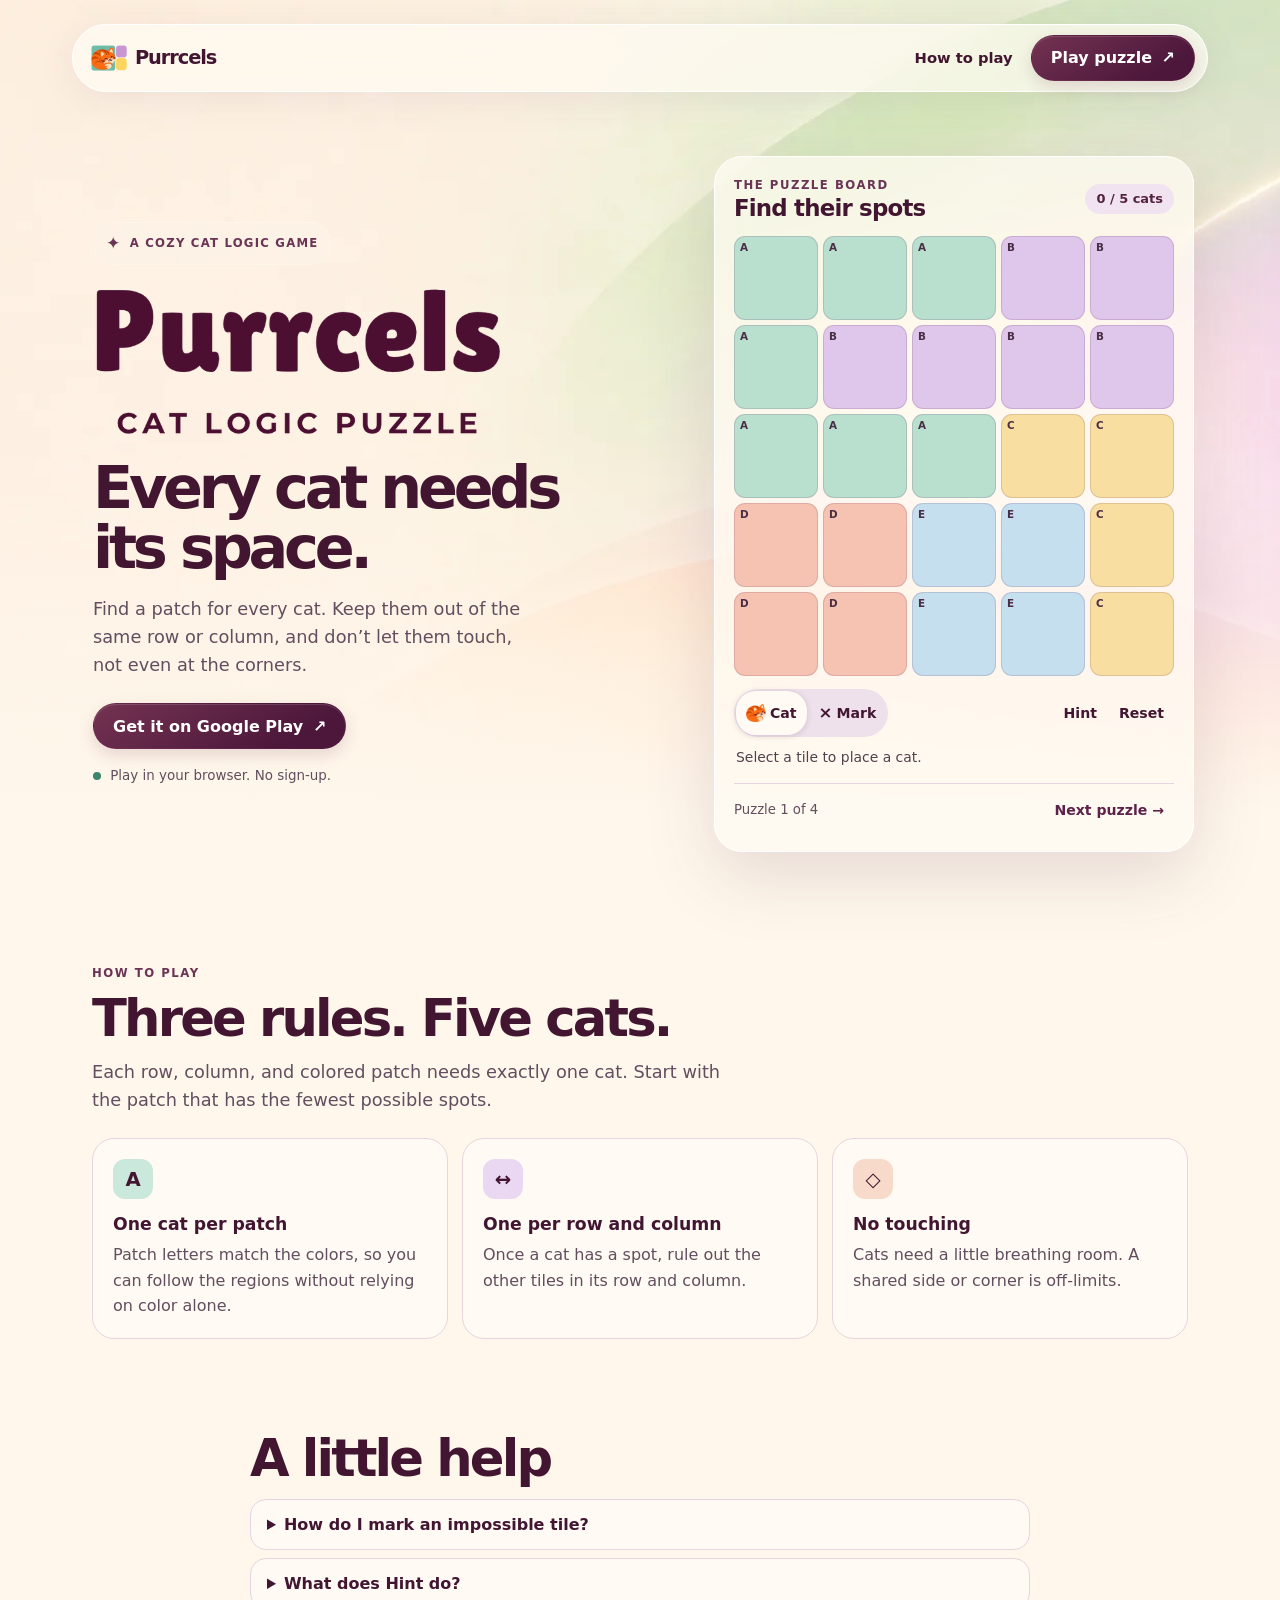
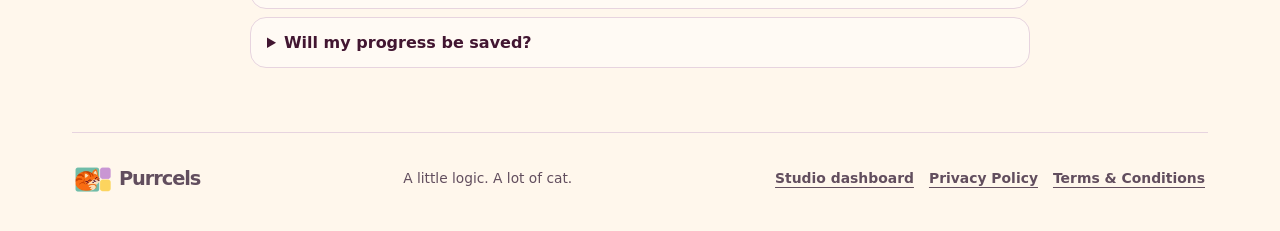
<file: index.html>
<!doctype html>
<html lang="en">
<head>
<meta charset="utf-8"><meta name="viewport" content="width=device-width, initial-scale=1">
<meta name="theme-color" content="#fff7e9">
<title>Purrcels: Cat Logic Puzzle | Play in your browser</title>
<meta name="description" content="Every cat needs its space. Play Purrcels, a cozy cat logic puzzle where each colorful patch needs exactly one cat.">
<meta property="og:type" content="website"><meta property="og:title" content="Purrcels: Cat Logic Puzzle"><meta property="og:description" content="Every cat needs its space. Try a cozy cat-placement puzzle in your browser.">
<link rel="icon" href="assets/favicon.png" type="image/png"><link rel="stylesheet" href="assets/site.css">
<script src="assets/puzzle.js" defer></script>
</head>
<body>
<a class="skip" href="#main">Skip to content</a>
<header class="site-header wrap"><nav class="nav glass" aria-label="Main navigation">
<a class="brand" href="./"><img src="assets/app-mark.webp" width="38" height="28" alt="">Purrcels</a>
<div class="nav-links"><a href="#how-to">How to play</a><a class="button primary nav-play" href="#puzzle">Play puzzle <span aria-hidden="true">↗</span></a></div>
</nav></header>
<main id="main">
<section class="hero wrap" aria-labelledby="headline">
<div class="hero-copy">
<p class="eyebrow badge"><span aria-hidden="true">✦</span> A cozy cat logic game</p>
<h1 id="headline"><img class="wordmark" src="assets/wordmark.webp" alt="Purrcels: Cat Logic Puzzle" width="680" height="253"><span>Every cat needs<br> its space.</span></h1>
<p class="intro">Find a patch for every cat. Keep them out of the same row or column, and don’t let them touch, not even at the corners.</p>
<div class="hero-actions"><a class="button primary" href="https://play.google.com/store/apps/details?id=com.purrcels&amp;hl=en_IN">Get it on Google Play <span aria-hidden="true">↗</span></a></div>
<p class="micro"><span class="dot" aria-hidden="true"></span> Play in your browser. No sign-up.</p>
</div>
<section id="puzzle" class="game glass" aria-labelledby="puzzle-title">
<div class="game-top"><div><p class="eyebrow">The puzzle board</p><h2 id="puzzle-title">Find their spots</h2></div><span class="progress" id="progress">0 / 5 cats</span></div>
<p id="instructions" class="sr">Use the arrow keys to move between cells. Press Enter or Space to use the selected tool. A letter marks each colored patch.</p>
<div id="board" class="board" role="group" aria-label="Five by five cat puzzle" aria-describedby="instructions"></div>
<noscript><p>Enable JavaScript to play the web puzzle. The rules are available below.</p></noscript>
<div class="game-controls">
<div class="tools" role="group" aria-label="Cell tool"><button type="button" id="cat-tool" aria-pressed="true"><img src="assets/cat.webp" width="22" height="20" alt=""> Cat</button><button type="button" id="mark-tool" aria-pressed="false"><span aria-hidden="true">×</span> Mark</button></div>
<div class="game-actions"><button type="button" id="hint">Hint</button><button type="button" id="reset">Reset</button></div>
</div>
<p id="game-status" class="game-status" role="status" aria-live="polite">Select a tile to place a cat.</p>
<div class="game-bottom"><span id="board-number">Puzzle 1 of 4</span><button type="button" id="next">Next puzzle <span aria-hidden="true">→</span></button></div>
</section>
</section>
<section id="how-to" class="rules wrap" aria-labelledby="rules-title">
<p class="eyebrow">How to play</p><h2 id="rules-title">Three rules. Five cats.</h2>
<p class="section-intro">Each row, column, and colored patch needs exactly one cat. Start with the patch that has the fewest possible spots.</p>
<div class="rule-grid">
<article><span class="rule-icon mint" aria-hidden="true">A</span><h3>One cat per patch</h3><p>Patch letters match the colors, so you can follow the regions without relying on color alone.</p></article>
<article><span class="rule-icon lilac" aria-hidden="true">↔</span><h3>One per row and column</h3><p>Once a cat has a spot, rule out the other tiles in its row and column.</p></article>
<article><span class="rule-icon peach" aria-hidden="true">◇</span><h3>No touching</h3><p>Cats need a little breathing room. A shared side or corner is off-limits.</p></article>
</div>
</section>
<section class="questions wrap" aria-labelledby="faq-title"><h2 id="faq-title">A little help</h2>
<details><summary>How do I mark an impossible tile?</summary><p>Select Mark, then choose the tile. Choose that tile again to clear the mark. Marks are just notes.</p></details>
<details><summary>What does Hint do?</summary><p>It reveals one correct spot and explains what to do next. If a cat is in a spot that can’t be part of the solution, the hint points it out first.</p></details>
<details><summary>Will my progress be saved?</summary><p>This web demo does not save your board. It resets if you reload or leave the page.</p></details>
</section>
</main>
<footer class="site-footer wrap"><a class="brand" href="./"><img src="assets/app-mark.webp" width="35" height="25" alt="">Purrcels</a><p>A little logic. A lot of cat.</p><nav aria-label="Website links"><a href="dashboard/">Studio dashboard</a><a href="privacy.html">Privacy Policy</a><a href="terms.html">Terms &amp; Conditions</a></nav></footer>
</body></html>
</file>
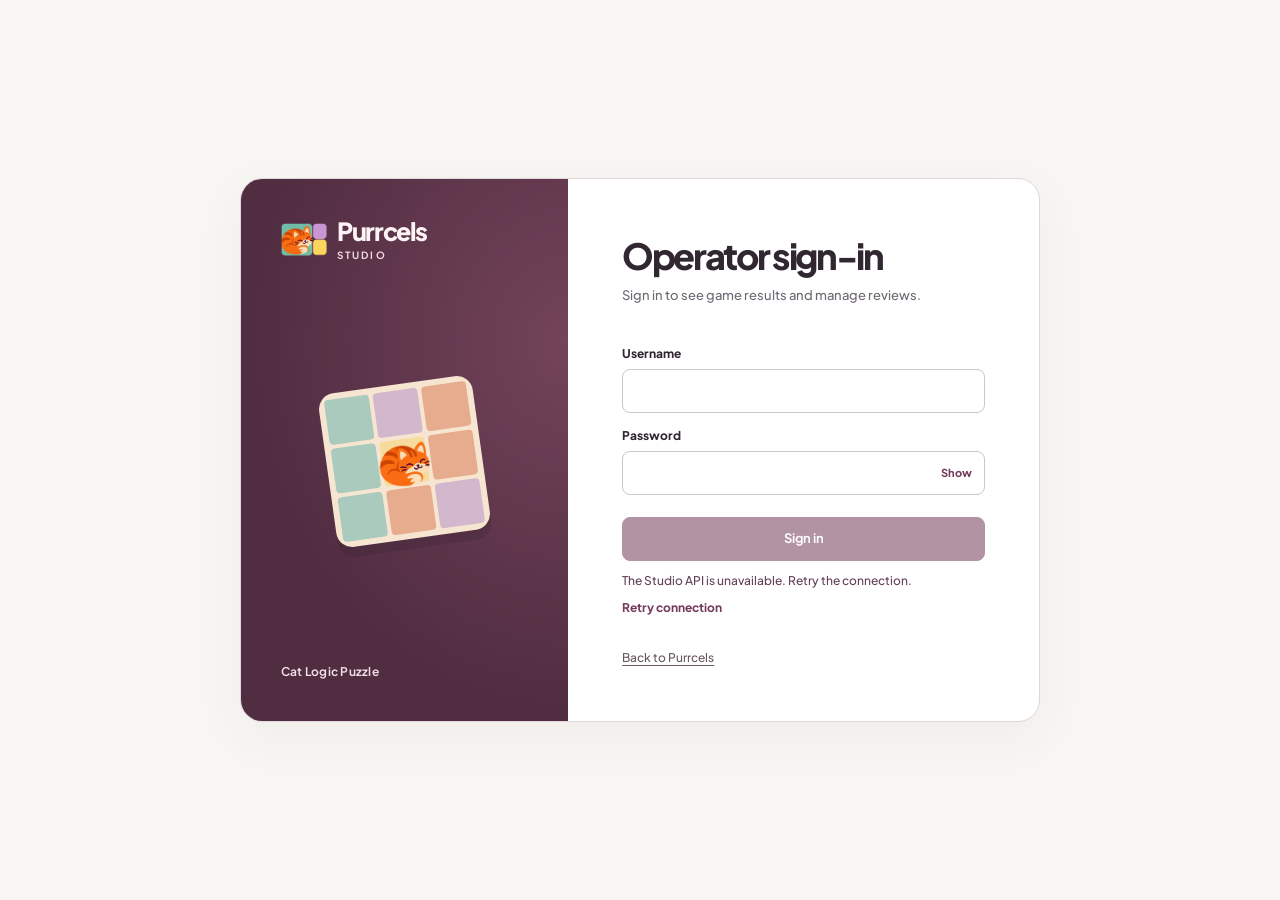
<file: dashboard/index.html>
<!doctype html>
<html lang="en">
<head>
  <meta charset="utf-8">
  <meta name="viewport" content="width=device-width, initial-scale=1">
  <meta name="theme-color" content="#51283c">
  <meta name="referrer" content="no-referrer">
  <meta name="robots" content="noindex,nofollow">
  <meta http-equiv="Content-Security-Policy" content="default-src 'self'; style-src 'self' 'unsafe-inline'; img-src 'self'; connect-src https://purrcels-api.devinnovations.co.in; object-src 'none'; base-uri 'none'; form-action 'none'">
  <title>Operator sign-in · Purrcels Studio</title>
  <link rel="icon" href="../assets/favicon.png">
  <link rel="preload" href="./fonts/plus-jakarta-sans.woff2" as="font" type="font/woff2" crossorigin>
  <link rel="stylesheet" href="./dashboard.css?v=6">
  <script type="module" src="./app.js?v=6"></script>
</head>
<body>
  <main id="login-screen" class="login-screen">
    <div class="login-panel">
      <section class="login-brand" aria-label="Purrcels Studio"><div class="login-wordmark"><img src="../assets/app-mark.webp" width="52" height="37" alt=""><span>Purrcels <b>Studio</b></span></div><div class="login-art" aria-hidden="true"><div class="login-tiles"><i></i><i></i><i></i><i></i><i><img src="../assets/cat.webp" alt=""></i><i></i><i></i><i></i><i></i></div></div><p>Cat Logic Puzzle</p></section>
      <section class="login-body" aria-labelledby="login-title">
        <h1 id="login-title">Operator sign-in</h1><p>Sign in to see game results and manage reviews.</p>
        <form id="login-form" method="post" autocomplete="on">
          <label for="username">Username</label><input id="username" name="username" autocomplete="username" autocapitalize="none" spellcheck="false" maxlength="64" required>
          <label for="password">Password</label><div class="password-field"><input id="password" name="password" type="password" autocomplete="current-password" required><button type="button" id="show-password" aria-label="Show password" aria-pressed="false">Show</button></div>
          <button class="button primary" id="sign-in" type="submit" disabled>Sign in</button>
        </form>
        <p id="login-status" class="login-status" role="status" aria-live="polite">Connecting to the game server…</p>
        <button type="button" class="text-link" id="retry-login" hidden>Retry connection</button>
        <a href="../" class="back-game">Back to Purrcels</a>
      </section>
    </div>
  </main>
  <div id="studio-shell" hidden>
  <a href="#content" class="skip">Skip to dashboard</a>
  <aside class="sidebar" id="sidebar" aria-label="Studio navigation">
    <div class="brand-wrap"><a class="brand" href="#overview" aria-label="Purrcels Studio overview"><img src="../assets/app-mark.webp" alt="" width="47" height="34"><span>Purrcels<span class="studio">Studio</span></span></a><button id="close-nav" class="square mobile-only" aria-label="Close navigation" data-icon="close"></button></div>
    <nav aria-label="Dashboard">
      <p class="nav-group">Workspace</p>
      <a href="#overview" data-view="overview"><i data-icon="overview"></i>Overview</a>
      <a href="#results" data-view="results"><i data-icon="results"></i>Game results</a>
      <a href="#reviews" data-view="reviews"><i data-icon="flag"></i>Review queue<span id="queue-count" class="nav-count" hidden></span></a>
      <p class="nav-group second" data-superadmin hidden>Administration</p>
      <a href="#players" data-view="players" data-superadmin hidden><i data-icon="players"></i>Players</a>
      <a href="#notifications" data-view="notifications" data-superadmin hidden><i data-icon="bell"></i>Notifications</a>
      <a href="#moderation" data-view="moderation" data-superadmin hidden><i data-icon="shield"></i>Moderation</a>
      <p class="nav-group second">Settings</p>
      <a href="#sources" data-view="sources"><i data-icon="database"></i>Data sources</a>
    </nav>
    <div class="app-identity"><div class="app-picture"><img src="../assets/cat.webp" width="31" height="28" alt=""></div><div><b>Cat Logic Puzzle</b><span>Android · com.purrcels</span></div></div>
  </aside>
  <button id="nav-scrim" hidden aria-label="Close navigation"></button>
  <div class="workspace">
    <header class="topbar"><div class="crumb"><button id="open-nav" class="square mobile-only" aria-label="Open navigation" aria-expanded="false" aria-controls="sidebar" data-icon="menu"></button><i data-icon="panel"></i><span>Studio</span><i data-icon="chevron"></i><strong id="crumb">Overview</strong></div><div class="account-controls"><span class="studio-zone" id="studio-zone"></span><span class="admin-role" data-superadmin hidden>Superadmin</span><a href="#sources" class="source-chip" id="source-chip"><span class="source-dot"></span><span id="source-label">Game server</span></a><button class="button" id="sign-out">Sign out</button></div></header>
    <main id="content" tabindex="-1"><p class="loading">Loading workspace…</p></main>

  </div>
  <dialog id="record-dialog" aria-labelledby="detail-name"><div id="detail"></div></dialog>
  </div>
  <noscript><p>Enable JavaScript to sign in to Purrcels Studio.</p></noscript>
  <div id="notice" role="status" aria-live="polite"></div>
</body>
</html>
</file>
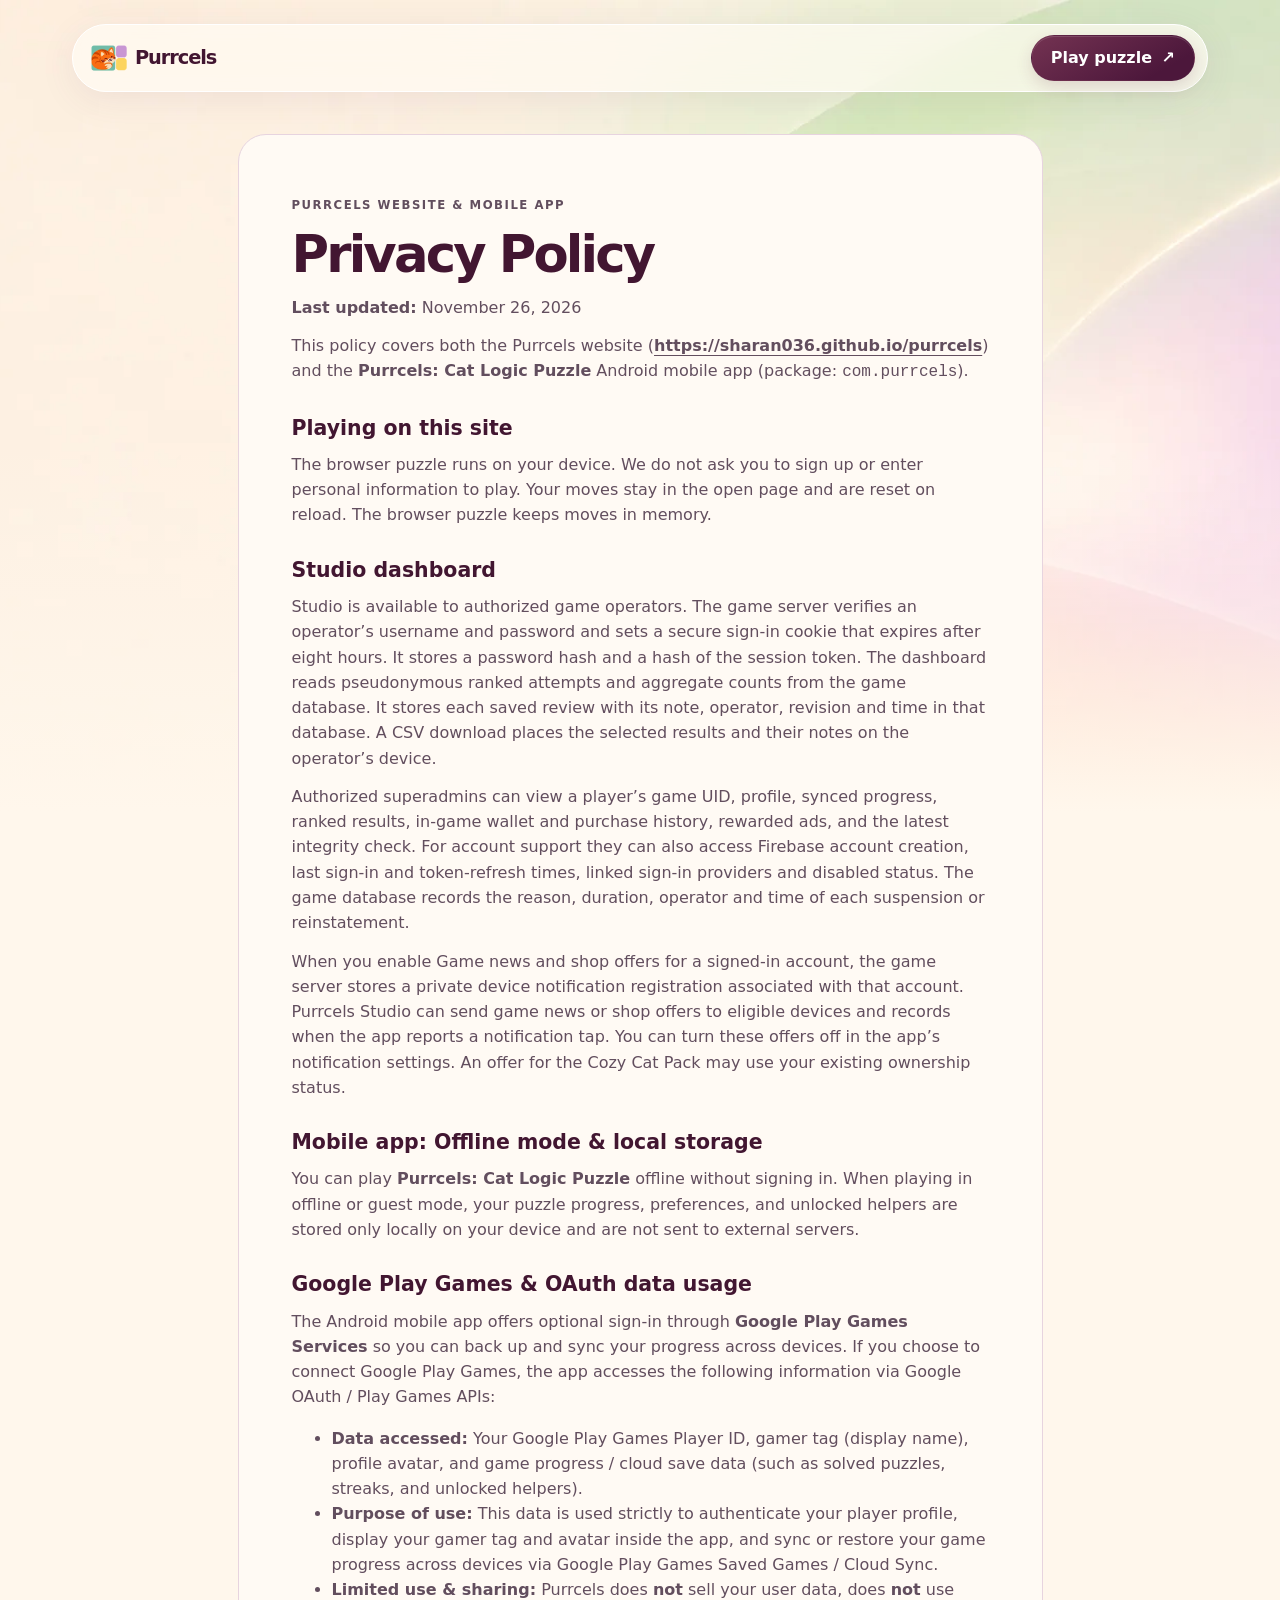
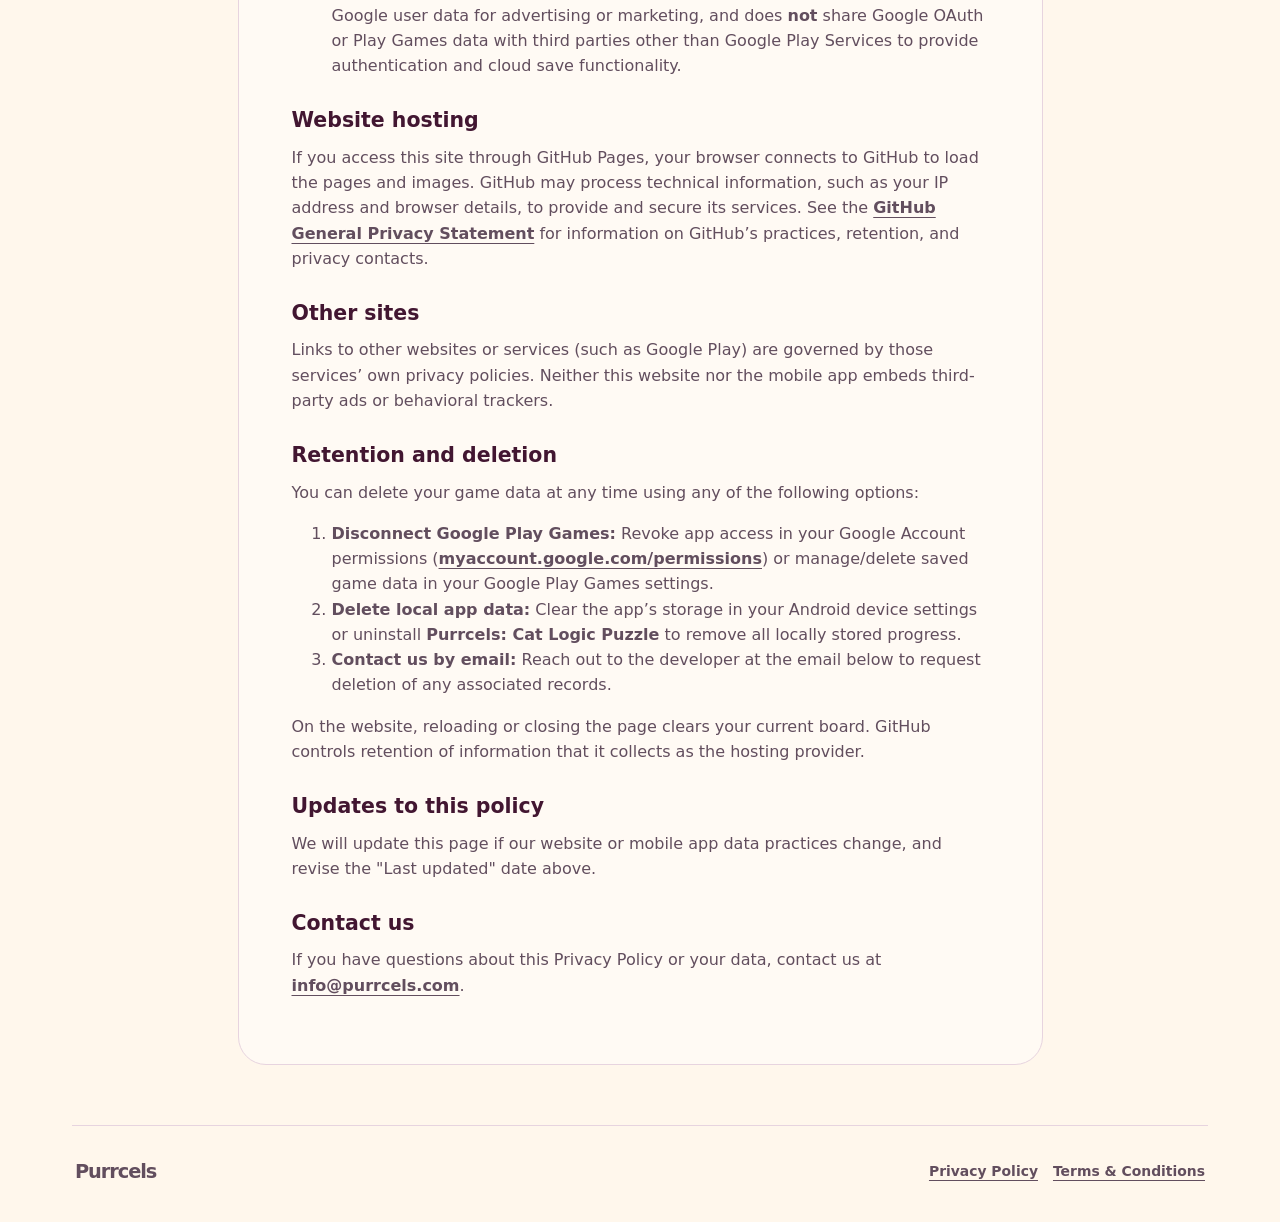
<file: privacy.html>
<!doctype html>
<html lang="en">
<head>
  <meta charset="utf-8">
  <meta name="viewport" content="width=device-width, initial-scale=1">
  <title>Privacy Policy | Purrcels: Cat Logic Puzzle</title>
  <meta name="description" content="How the Purrcels website and the Purrcels: Cat Logic Puzzle Android mobile app handle information.">
  <link rel="icon" href="assets/favicon.png" type="image/png">
  <link rel="stylesheet" href="assets/site.css">
</head>
<body>
  <a class="skip" href="#main">Skip to content</a>
  <header class="site-header wrap">
    <nav class="nav glass" aria-label="Main navigation">
      <a class="brand" href="./"><img src="assets/app-mark.webp" width="38" height="28" alt="">Purrcels</a>
      <a class="button primary nav-play" href="./#puzzle">Play puzzle <span aria-hidden="true">↗</span></a>
    </nav>
  </header>
  <main id="main" class="legal wrap">
    <p class="eyebrow">Purrcels website &amp; mobile app</p>
    <h1>Privacy Policy</h1>
    <p><strong>Last updated:</strong> November 26, 2026</p>
    <p>This policy covers both the Purrcels website (<a href="https://sharan036.github.io/purrcels">https://sharan036.github.io/purrcels</a>) and the <strong>Purrcels: Cat Logic Puzzle</strong> Android mobile app (package: <code>com.purrcels</code>).</p>

    <h2>Playing on this site</h2>
    <p>The browser puzzle runs on your device. We do not ask you to sign up or enter personal information to play. Your moves stay in the open page and are reset on reload. The browser puzzle keeps moves in memory.</p>

    <h2>Studio dashboard</h2>
    <p>Studio is available to authorized game operators. The game server verifies an operator’s username and password and sets a secure sign-in cookie that expires after eight hours. It stores a password hash and a hash of the session token. The dashboard reads pseudonymous ranked attempts and aggregate counts from the game database. It stores each saved review with its note, operator, revision and time in that database. A CSV download places the selected results and their notes on the operator’s device.</p>

    <p>Authorized superadmins can view a player’s game UID, profile, synced progress, ranked results, in-game wallet and purchase history, rewarded ads, and the latest integrity check. For account support they can also access Firebase account creation, last sign-in and token-refresh times, linked sign-in providers and disabled status. The game database records the reason, duration, operator and time of each suspension or reinstatement.</p>
    <p>When you enable Game news and shop offers for a signed-in account, the game server stores a private device notification registration associated with that account. Purrcels Studio can send game news or shop offers to eligible devices and records when the app reports a notification tap. You can turn these offers off in the app’s notification settings. An offer for the Cozy Cat Pack may use your existing ownership status.</p>

    <h2>Mobile app: Offline mode &amp; local storage</h2>
    <p>You can play <strong>Purrcels: Cat Logic Puzzle</strong> offline without signing in. When playing in offline or guest mode, your puzzle progress, preferences, and unlocked helpers are stored only locally on your device and are not sent to external servers.</p>

    <h2>Google Play Games &amp; OAuth data usage</h2>
    <p>The Android mobile app offers optional sign-in through <strong>Google Play Games Services</strong> so you can back up and sync your progress across devices. If you choose to connect Google Play Games, the app accesses the following information via Google OAuth / Play Games APIs:</p>
    <ul>
      <li><strong>Data accessed:</strong> Your Google Play Games Player ID, gamer tag (display name), profile avatar, and game progress / cloud save data (such as solved puzzles, streaks, and unlocked helpers).</li>
      <li><strong>Purpose of use:</strong> This data is used strictly to authenticate your player profile, display your gamer tag and avatar inside the app, and sync or restore your game progress across devices via Google Play Games Saved Games / Cloud Sync.</li>
      <li><strong>Limited use &amp; sharing:</strong> Purrcels does <strong>not</strong> sell your user data, does <strong>not</strong> use Google user data for advertising or marketing, and does <strong>not</strong> share Google OAuth or Play Games data with third parties other than Google Play Services to provide authentication and cloud save functionality.</li>
    </ul>

    <h2>Website hosting</h2>
    <p>If you access this site through GitHub Pages, your browser connects to GitHub to load the pages and images. GitHub may process technical information, such as your IP address and browser details, to provide and secure its services. See the <a href="https://docs.github.com/en/site-policy/privacy-policies/github-general-privacy-statement">GitHub General Privacy Statement</a> for information on GitHub’s practices, retention, and privacy contacts.</p>

    <h2>Other sites</h2>
    <p>Links to other websites or services (such as Google Play) are governed by those services’ own privacy policies. Neither this website nor the mobile app embeds third-party ads or behavioral trackers.</p>

    <h2>Retention and deletion</h2>
    <p>You can delete your game data at any time using any of the following options:</p>
    <ol>
      <li><strong>Disconnect Google Play Games:</strong> Revoke app access in your Google Account permissions (<a href="https://myaccount.google.com/permissions">myaccount.google.com/permissions</a>) or manage/delete saved game data in your Google Play Games settings.</li>
      <li><strong>Delete local app data:</strong> Clear the app’s storage in your Android device settings or uninstall <strong>Purrcels: Cat Logic Puzzle</strong> to remove all locally stored progress.</li>
      <li><strong>Contact us by email:</strong> Reach out to the developer at the email below to request deletion of any associated records.</li>
    </ol>
    <p>On the website, reloading or closing the page clears your current board. GitHub controls retention of information that it collects as the hosting provider.</p>

    <h2>Updates to this policy</h2>
    <p>We will update this page if our website or mobile app data practices change, and revise the "Last updated" date above.</p>

    <h2>Contact us</h2>
    <p>If you have questions about this Privacy Policy or your data, contact us at <a href="mailto:dev.labs036@gmail.com">info@purrcels.com</a>.</p>
  </main>
  <footer class="site-footer wrap">
    <a class="brand" href="./">Purrcels</a>
    <nav aria-label="Legal">
      <a href="privacy.html">Privacy Policy</a>
      <a href="terms.html">Terms &amp; Conditions</a>
    </nav>
  </footer>
</body>
</html>
</file>
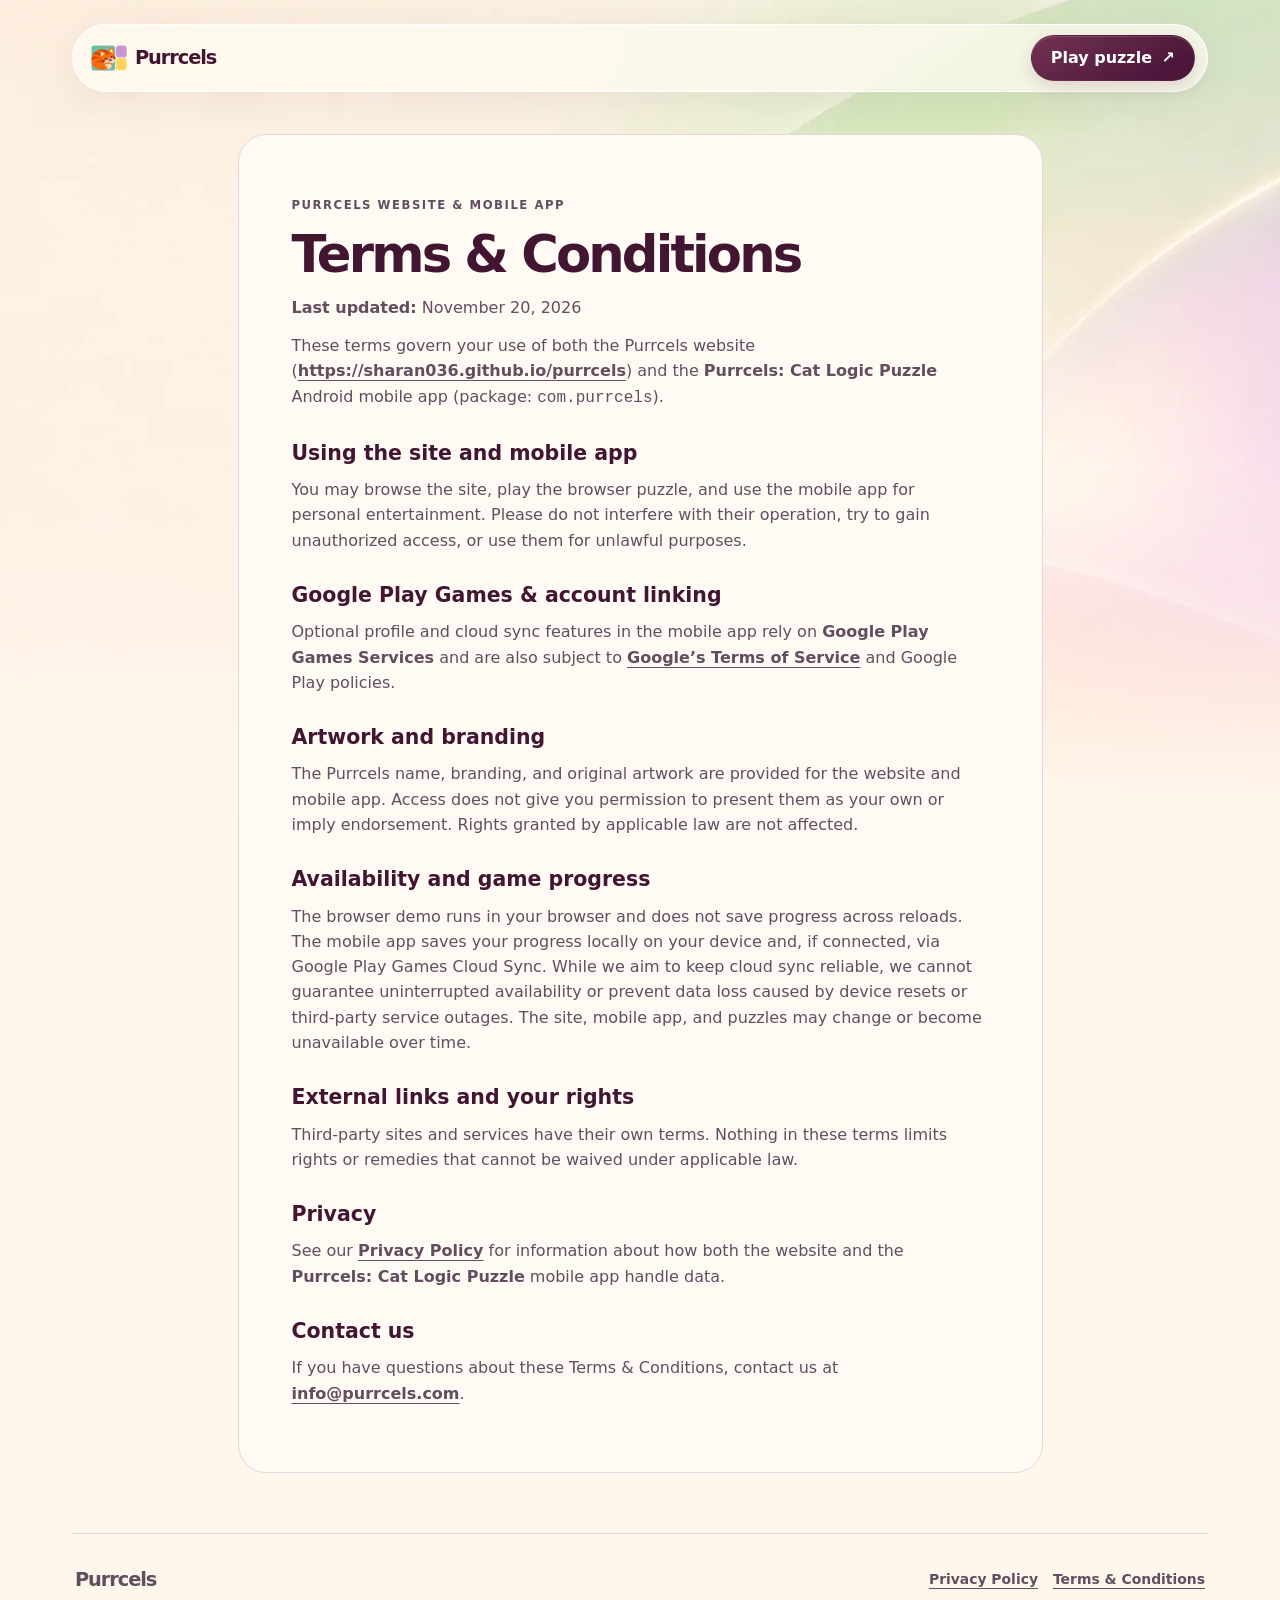
<file: terms.html>
<!doctype html>
<html lang="en">
<head>
  <meta charset="utf-8">
  <meta name="viewport" content="width=device-width, initial-scale=1">
  <title>Terms &amp; Conditions | Purrcels: Cat Logic Puzzle</title>
  <meta name="description" content="Terms &amp; Conditions for the Purrcels website and the Purrcels: Cat Logic Puzzle Android mobile app.">
  <link rel="icon" href="assets/favicon.png" type="image/png">
  <link rel="stylesheet" href="assets/site.css">
</head>
<body>
  <a class="skip" href="#main">Skip to content</a>
  <header class="site-header wrap">
    <nav class="nav glass" aria-label="Main navigation">
      <a class="brand" href="./"><img src="assets/app-mark.webp" width="38" height="28" alt="">Purrcels</a>
      <a class="button primary nav-play" href="./#puzzle">Play puzzle <span aria-hidden="true">↗</span></a>
    </nav>
  </header>
  <main id="main" class="legal wrap">
    <p class="eyebrow">Purrcels website &amp; mobile app</p>
    <h1>Terms &amp; Conditions</h1>
    <p><strong>Last updated:</strong> November 20, 2026</p>
    <p>These terms govern your use of both the Purrcels website (<a href="https://sharan036.github.io/purrcels">https://sharan036.github.io/purrcels</a>) and the <strong>Purrcels: Cat Logic Puzzle</strong> Android mobile app (package: <code>com.purrcels</code>).</p>

    <h2>Using the site and mobile app</h2>
    <p>You may browse the site, play the browser puzzle, and use the mobile app for personal entertainment. Please do not interfere with their operation, try to gain unauthorized access, or use them for unlawful purposes.</p>

    <h2>Google Play Games &amp; account linking</h2>
    <p>Optional profile and cloud sync features in the mobile app rely on <strong>Google Play Games Services</strong> and are also subject to <a href="https://policies.google.com/terms">Google’s Terms of Service</a> and Google Play policies.</p>

    <h2>Artwork and branding</h2>
    <p>The Purrcels name, branding, and original artwork are provided for the website and mobile app. Access does not give you permission to present them as your own or imply endorsement. Rights granted by applicable law are not affected.</p>

    <h2>Availability and game progress</h2>
    <p>The browser demo runs in your browser and does not save progress across reloads. The mobile app saves your progress locally on your device and, if connected, via Google Play Games Cloud Sync. While we aim to keep cloud sync reliable, we cannot guarantee uninterrupted availability or prevent data loss caused by device resets or third-party service outages. The site, mobile app, and puzzles may change or become unavailable over time.</p>

    <h2>External links and your rights</h2>
    <p>Third-party sites and services have their own terms. Nothing in these terms limits rights or remedies that cannot be waived under applicable law.</p>

    <h2>Privacy</h2>
    <p>See our <a href="privacy.html">Privacy Policy</a> for information about how both the website and the <strong>Purrcels: Cat Logic Puzzle</strong> mobile app handle data.</p>

    <h2>Contact us</h2>
    <p>If you have questions about these Terms &amp; Conditions, contact us at <a href="mailto:dev.labs036@gmail.com">info@purrcels.com</a>.</p>
  </main>
  <footer class="site-footer wrap">
    <a class="brand" href="./">Purrcels</a>
    <nav aria-label="Legal">
      <a href="privacy.html">Privacy Policy</a>
      <a href="terms.html">Terms &amp; Conditions</a>
    </nav>
  </footer>
</body>
</html>
</file>
<file: assets/site.css>
:root{color-scheme:light;--ink:#421631;--muted:#624e5e;--accent:#5e2149;--cream:#fff7ec;--line:#e7d4df;--panel:#fff9f5;--ring:#672553;--shadow:0 24px 70px #52304e25;--round:28px}
*{box-sizing:border-box}html{scroll-behavior:smooth}body{margin:0;min-width:0;background:var(--cream);color:var(--ink);font:16px/1.58 system-ui,-apple-system,BlinkMacSystemFont,"Segoe UI",sans-serif}body::before{content:"";position:absolute;top:0;left:0;width:100%;height:820px;background:linear-gradient(to bottom,transparent 54%,var(--cream) 99%),url("hero.webp") center top/cover no-repeat;pointer-events:none;z-index:-1}a{color:inherit}button{font:inherit;color:inherit;cursor:pointer}img{display:block;max-width:100%;object-fit:contain}.wrap{width:min(100% - 44px,1136px);margin-inline:auto}.glass{background:#fffbf4e8;border:1px solid #fff;box-shadow:var(--shadow)}@supports (backdrop-filter:blur(12px)){.glass{background:#fffbf4ba;backdrop-filter:blur(18px) saturate(125%);-webkit-backdrop-filter:blur(18px) saturate(125%)}}:focus-visible{outline:3px solid var(--ring);outline-offset:3px}.sr,.skip:not(:focus){position:absolute;width:1px;height:1px;padding:0;overflow:hidden;clip:rect(0,0,0,0);white-space:nowrap}.skip:focus{position:fixed;z-index:5;top:8px;left:8px;background:#fff;padding:10px;border-radius:8px}.site-header{padding-top:24px}.nav{min-height:68px;padding:8px 12px 8px 18px;border-radius:999px;display:flex;justify-content:space-between;align-items:center;gap:8px;box-shadow:0 8px 36px #6b477416}.brand{display:inline-flex;align-items:center;gap:8px;text-decoration:none;font-size:1.21rem;font-weight:850;letter-spacing:-.055em;min-height:44px;white-space:nowrap}.brand img{width:36px;height:28px}.nav-links,.hero-actions{display:flex;align-items:center;gap:18px;flex-wrap:wrap}.nav-links>a:not(.button){text-decoration:none;font-size:.92rem;font-weight:650;display:grid;align-items:center;min-height:44px}.button{display:inline-flex;justify-content:center;align-items:center;gap:.6em;min-height:46px;padding:0 19px;text-decoration:none;border:1px solid transparent;border-radius:999px;font-weight:760;transition:transform .18s,background-color .18s;white-space:nowrap}.button:hover{transform:translateY(-2px)}.primary{background:linear-gradient(150deg,#743352,#4c173b 80%);color:#fff;box-shadow:inset 0 1px #fff2,0 6px 16px #63264628}.secondary{background:#fffbf2a8;border-color:#6b3a5a36}.hero{display:grid;grid-template-columns:minmax(0,1fr) minmax(420px,480px);gap:52px;align-items:center;padding:64px 14px 84px}.hero-copy{padding-left:7px}.eyebrow{margin:0;color:#6a3455;font-weight:800;font-size:.73rem;letter-spacing:.13em;text-transform:uppercase}.badge{display:inline-flex;align-items:center;gap:8px;background:#fdf4e7ab;border:1px solid #fff6eb;border-radius:999px;padding:7px 12px;letter-spacing:.105em}.badge span{font-size:1.08rem}.hero h1{font-size:clamp(2.4rem,4.6vw,4.4rem);letter-spacing:-.072em;line-height:1.01;margin:20px 0 18px;font-weight:850}.wordmark{max-width:min(99%,410px);height:auto;margin:0 0 21px}.intro,.section-intro{font-size:1.11rem;color:var(--muted);max-width:440px;margin:0 0 24px}.hero-actions{gap:10px}.micro{font-size:.84rem;color:var(--muted);margin:16px 0 0}.dot{display:inline-block;width:8px;height:8px;background:#3b856c;border-radius:50%;margin-right:5px}.game{border-radius:var(--round);padding:19px;scroll-margin-top:18px}.game-top,.game-controls,.game-bottom{display:flex;align-items:center;justify-content:space-between;gap:8px}.game h2{margin:2px 0 0;font-size:1.43rem;letter-spacing:-.035em;line-height:1.12}.progress{border-radius:30px;background:#f1e4f0;color:#552342;padding:5px 11px;font-size:.81rem;font-weight:800;white-space:nowrap}.board{margin:14px 0 13px;display:grid;grid-template-columns:repeat(5,minmax(0,1fr));gap:5px}.cell{aspect-ratio:1;position:relative;display:grid;place-items:center;border:1px solid #60295229;border-radius:11px;padding:0;background:var(--tile);color:#42233c;transition:filter .17s,box-shadow .17s}.cell:hover{filter:brightness(.95)}.cell[data-region="0"]{--tile:#b9dfcf}.cell[data-region="1"]{--tile:#dfc6eb}.cell[data-region="2"]{--tile:#f8dfa1}.cell[data-region="3"]{--tile:#f6c3b3}.cell[data-region="4"]{--tile:#c5dfef}.cell[data-conflict="true"]{box-shadow:inset 0 0 0 3px #a03649}.cell[data-hint="true"]{box-shadow:inset 0 0 0 3px #24624b}.cell .region{position:absolute;top:2px;left:5px;font-size:.65rem;font-weight:850;color:#492e46}.cell img{width:70%;height:70%;max-height:58px}.cell .mark{font-size:1.7rem;font-weight:450;line-height:1}.game-controls button,.game-bottom button{border:0;background:transparent;border-radius:20px;min-height:44px;padding:2px 10px;font-weight:750;font-size:.88rem;white-space:nowrap}.game-controls button:hover,.game-bottom button:hover{background:#e7d5e1}.tools,.game-actions{display:flex;gap:2px;align-items:center}.tools{padding:2px;border-radius:999px;background:#eee1ec}.tools button{display:flex;align-items:center;gap:4px}.tools button[aria-pressed="true"]{background:#fffaf4;box-shadow:0 1px 6px #55334530}.tools button img{width:20px}.tools button span{font-size:1.18em}.game-status{min-height:2.6em;font-size:.87rem;color:#51414d;margin:10px 2px 0}.game-bottom{border-top:1px solid var(--line);padding-top:4px;font-size:.83rem;color:var(--muted)}.game-bottom button{color:var(--accent)}.rules,.questions{padding:28px 20px 56px;scroll-margin-top:20px}.rules h2,.questions h2,.legal h1{font-size:clamp(2rem,4.7vw,3.2rem);letter-spacing:-.055em;line-height:1.08;margin:8px 0 12px}.section-intro{max-width:640px}.rule-grid{display:grid;grid-template-columns:repeat(3,1fr);gap:14px}.rule-grid article{padding:20px;background:#fffaf3;border:1px solid var(--line);border-radius:22px}.rule-icon{display:inline-grid;place-items:center;border-radius:12px;width:40px;height:40px;font-weight:850;font-size:1.23rem}.mint{background:#cbe8dc}.lilac{background:#ead8f2}.peach{background:#f7dac9}.rule-grid h3{margin:12px 0 4px;font-size:1.08rem}.rule-grid p,.questions p{margin:0;color:var(--muted)}.questions{max-width:820px}.questions details{padding:0 16px;background:#fffaf4;border:1px solid var(--line);border-radius:16px;margin:8px 0}.questions summary{cursor:pointer;font-weight:730;padding:12px 0}.questions p{padding:0 0 14px}.site-footer{border-top:1px solid var(--line);padding:24px 3px 30px;display:flex;justify-content:space-between;align-items:center;gap:8px 19px;flex-wrap:wrap;color:var(--muted)}.site-footer p{margin:0;font-size:.86rem}.site-footer nav{display:flex;flex-wrap:wrap;gap:4px 15px}.site-footer nav a{font-size:.87rem;font-weight:650;min-height:44px;display:flex;align-items:center;text-underline-offset:4px}.legal{max-width:805px;margin:42px auto 60px;border:1px solid var(--line);border-radius:var(--round);background:#fffaf4;padding:clamp(19px,5vw,53px)}.legal h2{margin:26px 0 6px;font-size:1.28rem}.legal p,.legal li{color:var(--muted)}.legal p{margin:8px 0 13px}.legal a{text-underline-offset:4px;font-weight:700}
@media(max-width:930px){.hero{gap:25px;grid-template-columns:minmax(0,1fr) minmax(360px,440px);padding-inline:3px}.hero-copy{padding-left:0}}
@media(max-width:740px){.hero{grid-template-columns:minmax(0,1fr);gap:33px;padding:49px 0 42px}.hero h1{font-size:clamp(2.75rem,8vw,4.4rem)}.wordmark{max-width:min(92%,365px)}.game{width:min(100%,500px);justify-self:center}.rule-grid{grid-template-columns:1fr}.rules,.questions{padding-inline:0}.site-header{padding-top:14px}.wrap{width:min(100% - 30px,1136px)}}
@media(max-width:390px){.nav{padding-left:9px;padding-right:6px}.nav-links{gap:5px}.nav-links>a:not(.button){font-size:.78rem}.nav-play{padding-inline:10px;font-size:.79rem}.brand{font-size:1.05rem}.brand img{width:29px}.game{padding:12px}.board{gap:4px}.cell{border-radius:8px}.game-controls button,.game-bottom button{padding-inline:8px}.hero-actions .button{padding-inline:14px}}
@media(prefers-reduced-motion:reduce){*,*::before,*::after{scroll-behavior:auto!important;transition:none!important}}
body{position:relative;isolation:isolate}
</file>
<file: dashboard/dashboard.css>
@font-face {
  font-family: "Plus Jakarta Sans"; src: url("./fonts/plus-jakarta-sans.woff2") format("woff2");
  font-weight: 200 800; font-style: normal; font-display: swap;
}
:root {
  color-scheme: light; --bg:#f8f7f4; --surface:#fff; --ink:#302731; --muted:#706974;
  --line:#e6e1e1; --berry:#743b5b; --plum:#51283f; --active:#f2e8ed; --positive:#306b56;
  --mint:#e0efe7; --peach:#f8e7d8; --lilac:#eee6f5; --side:214px;
  font:14px/1.5 "Plus Jakarta Sans",Inter,system-ui,-apple-system,"Segoe UI",sans-serif;
}
*{box-sizing:border-box}
body{margin:0;background:var(--bg);color:var(--ink);font-weight:500}
a{color:inherit}button,input,select,textarea{font:inherit;color:inherit}
button,a,select,summary{touch-action:manipulation}button,select,summary{cursor:pointer}
button:disabled{cursor:default;opacity:.55}
button,a{text-decoration:none}
button{border:0;background:transparent}button,select,a{ -webkit-tap-highlight-color:transparent}
img{display:block}svg{display:block;width:18px;height:18px;flex:none}i{font-style:normal}
h1,h2,h3,p{margin:0}h1,h2,h3{line-height:1.25}
h1{font-size:clamp(28px,2.5vw,39px);font-weight:780;letter-spacing:-.065em}
h2{font-size:18px;letter-spacing:-.045em;font-weight:770}h3{font-size:16px;letter-spacing:-.03em}
:focus-visible{outline:3px solid #9b537a;outline-offset:3px}
.sr,.skip:not(:focus){position:absolute;width:1px;height:1px;overflow:hidden;clip-path:inset(50%);white-space:nowrap}
.skip:focus{position:fixed;top:10px;left:10px;padding:10px 14px;z-index:30;background:white;border-radius:8px}
[hidden]{display:none!important}
.sidebar{position:fixed;inset:0 auto 0 0;width:var(--side);display:flex;flex-direction:column;background:#fdfbf9;border-right:1px solid var(--line);z-index:8}
.brand-wrap{display:flex;align-items:center;justify-content:space-between;min-height:79px;padding:0 18px 0 22px}
.brand{display:flex;align-items:center;gap:8px;letter-spacing:-.065em;font-size:23px;font-weight:800;line-height:1.02;color:#4d293e}
.brand img{width:41px;height:auto;object-fit:contain}.brand .studio{display:block;font-size:10px;text-transform:uppercase;letter-spacing:.21em;margin:5px 0 0 1px;font-weight:720;color:#76646e}
.sidebar nav{padding:17px 13px;overflow-y:auto}.nav-group{font-size:10px;text-transform:uppercase;letter-spacing:.15em;font-weight:750;color:#797078;margin:0 12px 9px}
.nav-group.second{margin-top:28px}
.sidebar nav>a{display:flex;gap:12px;align-items:center;min-height:43px;margin:3px 0;padding:7px 12px;border-radius:9px;font-size:13px;font-weight:640;color:#645866}
.sidebar nav>a i{color:#827680}.sidebar nav>a:hover{background:#f5f0f0}
.sidebar nav>a[aria-current=page]{background:#efe3e9;color:#723a58;font-weight:760}.sidebar nav>a[aria-current=page] i{color:#783c5b}
.nav-count{margin-left:auto;min-width:20px;padding:1px 6px;text-align:center;background:#f0e8ec;border:1px solid #e2d5dc;border-radius:6px;font-size:10px;color:#75435d}
.app-identity{margin:auto 15px 19px;padding:15px 3px 0 4px;border-top:1px solid var(--line);display:flex;align-items:center;gap:10px}
.app-picture{display:grid;place-items:center;background:var(--peach);width:36px;height:36px;border-radius:10px}.app-picture img{width:28px;height:auto}
.app-identity b,.app-identity span{display:block}.app-identity b{font-size:12px;letter-spacing:-.025em}.app-identity span{font-size:10px;color:var(--muted);margin-top:2px}
.workspace{margin-left:var(--side);min-width:0}
.topbar{height:61px;padding:0 clamp(22px,3.2vw,54px);border-bottom:1px solid var(--line);background:#fdfcfb;display:flex;align-items:center;justify-content:space-between;gap:12px}
.crumb{font-size:12px;color:var(--muted);display:flex;align-items:center;gap:11px}.crumb strong{font-weight:650;color:#574852}.crumb>svg:first-of-type{width:16px;height:16px}
.crumb>i{display:flex}.crumb>i:last-of-type svg{width:12px;height:12px;color:#a99ba4}
.source-chip{display:inline-flex;align-items:center;gap:7px;font-size:11px;font-weight:700;color:#77573e;background:#faf0e3;border:1px solid #ead7bc;border-radius:99px;padding:5px 11px;white-space:nowrap}
.source-chip:hover{filter:brightness(.97)}.source-dot{width:7px;height:7px;border-radius:50%;background:#b07942;box-shadow:0 0 0 3px #ead1ac59}
.source-chip[data-source="operator"]{background:#eaf4ed;color:#366953;border-color:#cfe3d6}
.source-chip[data-source="operator"] .source-dot{background:#528c71}
#nav-scrim{display:none}.mobile-only{display:none!important}
main{width:min(100%,1480px);margin:auto;padding:30px clamp(22px,3.2vw,54px) 26px;min-width:0;outline:0!important}
.page-head{display:flex;align-items:center;justify-content:space-between;gap:18px;margin:0 0 21px}
.page-head p{font-size:13px;color:var(--muted);margin-top:6px}
.head-actions,.toolbar,.detail-actions{display:flex;align-items:center;gap:8px;flex-wrap:wrap}
.button,.select-wrap,.square,.search,.row-open{border:1px solid var(--line);border-radius:8px;background:#fff;display:inline-flex;align-items:center;justify-content:center}
.button,.select-wrap{min-height:38px;color:#524651;font-weight:660;font-size:12px;white-space:nowrap}
.button{gap:8px;padding:7px 13px}.button svg,.select-wrap svg{width:15px;height:15px}
.button:hover:not(:disabled),.square:hover,.row-open:hover,.select-wrap:hover{background:#f6f1f4;border-color:#d8c7d1}
.button.primary{background:var(--berry);border-color:var(--berry);color:white}.button.primary:hover:not(:disabled){background:#5f2f48}
.select-wrap{position:relative;overflow:visible;gap:0}
.select-wrap>svg:first-child{position:absolute;left:11px;pointer-events:none}.select-wrap>svg:last-child{position:absolute;right:9px;width:12px;pointer-events:none}
.select-wrap select{display:block;appearance:none;background:transparent;border:0;border-radius:8px;min-height:36px;font-weight:inherit;font-size:inherit;width:100%;padding:5px 29px 5px 12px}
.select-wrap>svg:first-child~select{padding-left:34px}
.square{width:34px;height:34px;flex:none}
.hero{position:relative;isolation:isolate;display:flex;align-items:center;overflow:hidden;border-radius:17px;min-height:160px;background:linear-gradient(105deg,#512d42 0%,#66334f 60%,#804767 100%);color:#fff8f4}
.hero:before{content:"";position:absolute;inset:0;z-index:-1;opacity:.32;background-image:linear-gradient(to right,#f9cedb30 1px,transparent 1px),linear-gradient(to bottom,#f9cedb30 1px,transparent 1px);background-size:24px 24px;mask-image:linear-gradient(90deg,transparent 12%,black 88%)}
.hero-content{padding:20px 30px;position:relative;z-index:2}
.hero-label{display:flex;align-items:center;gap:8px;font-size:14px;letter-spacing:-.025em;font-weight:690;color:#fbf1f4}
.hero-label svg{color:#ecc8dc;width:18px;height:18px}
.hero-value{display:block;font-size:clamp(46px,4vw,63px);font-weight:740;letter-spacing:-.075em;line-height:1.13;font-variant-numeric:tabular-nums;margin:4px 0 9px}
.hero-change,.change{display:flex;align-items:center;gap:7px;flex-wrap:wrap}.comparison{font-size:10.5px;color:var(--muted)}.hero .comparison{color:#ead7e3;font-size:11px}
.delta{display:inline-flex;align-items:center;gap:3px;border-radius:5px;padding:2px 5px;font-size:10px;font-weight:750;line-height:1.35;font-variant-numeric:tabular-nums}
.delta svg{width:12px;height:12px;stroke-width:2}.delta.positive{color:#376955;background:#e6f1e9}.delta.negative{color:#934f4c;background:#f6e8e5}
.hero .delta{padding:3px 7px}.hero .positive{background:#cdf0d7;color:#345a48}.hero .negative{background:#f3cfc7;color:#723e38}
.hero-art{position:absolute;inset:0 4.5% 0 auto;width:245px;pointer-events:none}
.art-board{position:absolute;right:29px;top:50%;width:144px;height:144px;display:grid;grid-template-columns:repeat(5,1fr);grid-template-rows:repeat(5,1fr);gap:2px;border:5px solid #fce8ca;border-radius:12px;overflow:hidden;background:#fce8ca;transform:translateY(-52%) perspective(600px) rotateX(17deg) rotateZ(-13deg);box-shadow:0 5px 0 #c89b9d,0 8px 0 #bb8991,6px 15px 0 #391e3566}
.tile{display:grid;place-items:center;border-radius:2px}.tile img{width:90%;height:90%;object-fit:contain;filter:drop-shadow(0 1px 0 #88553544)}
.t0{background:#edbd8a}.t1{background:#c3a4d1}.t2{background:#a6cbae}.t3{background:#e8c875}.t4{background:#dc9eaa}
.spark{position:absolute;color:#f0c77f;font-family:Georgia,serif;line-height:1}.sp-one{left:12px;top:42px;font-size:31px}.sp-two{right:1px;top:27px;font-size:24px;color:#f3d8e6}.sp-three{right:5px;bottom:30px;font-size:16px}
.kpi-row{display:grid;grid-template-columns:repeat(3,minmax(0,1fr));gap:14px;margin:15px 0}
.kpi,.card{background:var(--surface);border:1px solid var(--line);border-radius:13px}
.kpi{padding:14px 18px 15px}.kpi-top{display:flex;align-items:center;justify-content:space-between;gap:8px}.kpi-label{color:#5e5360;font-size:12px;font-weight:720}.kpi-icon,.row-icon{display:inline-grid;place-items:center;border-radius:9px;flex:none}
.kpi-icon{width:32px;height:32px}.kpi-icon svg{width:16px;height:16px}.peach,.row-icon.tower{background:var(--peach);color:#a5653d}.mint,.row-icon.daily{background:var(--mint);color:#47816b}.lilac{background:var(--lilac);color:#886398}
.kpi>strong{display:block;margin:1px 0 8px;font-size:30px;letter-spacing:-.065em;line-height:1.1;font-weight:740;font-variant-numeric:tabular-nums}.kpi>strong small{font-size:21px;margin-left:2px}
.analytics-row{display:grid;grid-template-columns:minmax(0,1.67fr) minmax(240px,1fr);gap:14px;align-items:start}
.card-heading{display:flex;align-items:center;justify-content:space-between;gap:12px;padding:18px 20px 0}
.card-heading p,.source-card p,.active-source p,.field-help{font-size:12px;color:var(--muted);line-height:1.6;margin-top:4px}
.legend{display:flex;align-items:center;gap:11px;flex-wrap:wrap}.legend span{display:flex;align-items:center;gap:5px;font-size:10px;color:#6a626b;white-space:nowrap}
.dash-line,.solid-line{width:14px;height:0;border-top:2px dashed #799e90}.solid-line{border-top:3px solid #824867}
.chart{width:calc(100% - 32px);height:158px;margin:9px 16px 0;overflow:visible}.chart text{font:12px "Plus Jakarta Sans",sans-serif;fill:#746d76}
.grid-line{stroke:#e5e0e3;stroke-width:1;stroke-dasharray:4 5}
.chart-data{margin:0 20px 12px;color:var(--muted);font-size:10px}.chart-data summary{width:max-content;padding:2px 0}.chart-data table{font-size:12px;margin:7px 0 8px}
.mix{align-self:stretch}.mix-body{display:flex;align-items:center;justify-content:center;gap:clamp(12px,2vw,29px);padding:20px 18px 24px;min-height:157px}
.donut{width:clamp(96px,8.6vw,141px);position:relative;flex:none}.donut>svg{width:100%;height:auto}.donut>div{position:absolute;inset:0;display:flex;flex-direction:column;justify-content:center;align-items:center}
.donut strong{font-size:clamp(21px,2vw,32px);letter-spacing:-.07em;line-height:1.15}.donut small{font-size:10px;font-weight:600;color:var(--muted);margin-top:2px}
.mix-list{list-style:none;margin:0;padding:0;flex:1;max-width:170px;min-width:0}.mix-list li{display:flex;justify-content:space-between;gap:6px;align-items:center;margin:10px 0;font-size:11px}
.mode-name{display:inline-flex;gap:6px;align-items:center;white-space:nowrap}.mode-dot,.status i{width:8px;height:8px;display:inline-block;flex:none;border-radius:50%}
.mode-dot.campaign{background:#824867}.mode-dot.daily{background:#80a999}.mode-dot.tower{background:#e3a36e}
.recent{margin-top:15px}.recent .card-heading,.list-panel .card-heading{padding-bottom:14px}
.text-link{display:inline-flex;align-items:center;gap:6px;color:var(--berry);font-size:12px;font-weight:730;white-space:nowrap}.text-link:hover{text-decoration:underline}.text-link svg{width:14px;height:14px}
.table-scroll{overflow-x:auto;max-width:100%;border-radius:0 0 13px 13px}
table{border-collapse:collapse;width:100%;text-align:left}
th,td{padding:9px 12px;text-align:left;font-size:12px}
th{background:#faf8f8;color:#706672;letter-spacing:.01em;font-size:10.5px;font-weight:700;white-space:nowrap;border-block:1px solid #eee9eb}
td{border-bottom:1px solid #eee9eb}tr:last-child td{border-bottom:0}
.results-table{min-width:650px}th:first-child,td:first-child{padding-left:20px}th:last-child,td:last-child{padding-right:18px}
.results-table td{padding-block:6px;color:#5d535f;font-size:11.5px}.results-table tbody tr:hover{background:#fcfafb}
.row-title{display:inline-flex;align-items:center;gap:9px;padding:4px 0;text-align:left}
.row-icon{width:31px;height:31px}.row-icon svg{width:16px;height:16px}.row-icon.campaign{background:#f2e6ec;color:#8a506d}
.row-title b{color:#453641;display:block;font-size:12px;font-weight:720}.row-title small{display:block;font-size:10.5px;color:var(--muted);margin-top:2px}
.row-title:hover b{text-decoration:underline}.row-open{height:30px;width:30px;border-color:transparent;color:#8b7e87}.row-open svg{width:15px;height:15px}
.tabular{font-variant-numeric:tabular-nums}.status,.review-pill{display:inline-flex;align-items:center;gap:6px;font-size:10px;font-weight:700;border-radius:20px;padding:3px 8px;white-space:nowrap}
.status i{width:5px;height:5px;background:currentColor}.status.verified,.resolved{color:#3b725e;background:#e6f2eb}.status.expired{color:#746775;background:#f0edf0}.status.open,.flagged{color:#895e38;background:#faefda}
.quiet,.workspace-foot{color:var(--muted)}.workspace-foot{font-size:10px;text-align:right;margin:17px 2px 0}
.toolbar{padding:0 0 15px;gap:8px}.search{padding:0 10px;color:#7d737b;gap:7px;justify-content:flex-start;min-width:178px;flex:1;max-width:310px}
.search input{min-width:0;width:100%;border:0;outline:0;font-size:12px;padding:10px 0;background:transparent}.search:focus-within{outline:2px solid #995e80}
.search svg{width:16px;height:16px}.list-panel{overflow:hidden}.small{min-height:30px;font-size:11px;padding:4px 9px}
.pagination{display:flex;align-items:center;justify-content:space-between;padding:12px 20px;border-top:1px solid var(--line);font-size:11px;color:var(--muted)}.pagination>div{display:flex;gap:8px}
.scope-note,.coverage-line,.table-note{display:flex;align-items:flex-start;gap:8px;font-size:12px;line-height:1.65;color:#695d68}
.scope-note,.coverage-line{margin:0 0 15px;padding:10px 13px;border:1px solid #e7dde3;border-radius:9px;background:#f5eef2}.scope-note svg,.coverage-line svg,.table-note svg{width:15px;height:15px;margin-top:2px}
.empty,.unavailable{padding:36px 22px;display:flex;align-items:center;text-align:center;flex-direction:column;gap:7px}.empty>span{color:#805671;background:#f2e9ee;border-radius:10px;padding:10px}.empty p,.unavailable p{font-size:13px;color:var(--muted)}
dialog{margin:auto;position:fixed;border:1px solid #d9cdd3;border-radius:18px;padding:23px;width:min(calc(100% - 32px),480px);max-height:90dvh;color:var(--ink);box-shadow:0 20px 80px #32172d30;overflow:auto;background:white}
dialog::backdrop{background:#34243365}.detail-head,.review-heading,.active-source{display:flex;align-items:center;justify-content:space-between;gap:12px}
#detail-name{font-size:23px;margin:11px 0 2px}.detail-id{font:11px/1.6 ui-monospace,monospace;color:var(--muted);margin-bottom:9px;overflow-wrap:anywhere}.detail-grid{display:grid;grid-template-columns:1fr 1fr;gap:13px;padding:17px 0;margin:14px 0;border-block:1px solid var(--line)}dt{font-size:11px;color:var(--muted)}dd{margin:2px 0 0;font-size:13px;font-weight:650}
.note-label{display:block;font-size:12px;font-weight:700;margin:15px 0 4px}textarea{resize:vertical;width:100%;border:1px solid #d8ccd4;border-radius:8px;padding:9px;font-size:13px}
.detail-actions{justify-content:flex-end;margin-top:14px}.field-error{color:#984839;font-size:12px;margin:5px 0}
#notice{position:fixed;left:calc(50% + var(--side) / 2);bottom:24px;transform:translateX(-50%);z-index:15;border-radius:9px;background:#492e40;color:#fff8fc;padding:10px 15px;box-shadow:0 6px 22px #53374d25;font-size:12px;max-width:min(88vw,560px);opacity:0;pointer-events:none;text-align:center}#notice.visible{opacity:1}

.table-note{padding:13px 20px;border-top:1px solid var(--line)}.ref-section{margin-top:25px}
.source-grid{display:grid;grid-template-columns:repeat(3,minmax(0,1fr));gap:13px;margin-top:13px}
.source-card{padding:20px;display:flex;flex-direction:column;align-items:flex-start}.source-card h2{margin-top:12px}.source-card .button{margin-top:auto}.source-card p{margin:7px 0 19px}

.active-source{padding:16px 20px;justify-content:flex-start}.active-source p{margin-top:2px}
.instructions,.definitions{margin-top:15px}.instructions{padding:15px 20px}.instructions summary{font-weight:720;letter-spacing:-.015em}.instructions p{font-size:12px;color:var(--muted);margin:11px 0;line-height:1.6}
pre{overflow-x:auto;padding:12px;background:#f5f1f3;border-radius:7px;font-size:11px;}code{font:12px/1.6 ui-monospace,SFMono-Regular,Menlo,monospace}
.definitions dl{margin:10px 20px 14px}.definitions dl div{display:grid;grid-template-columns:150px 1fr;gap:12px;padding:8px 0;border-bottom:1px solid var(--line)}.definitions dl div:last-child{border:0}.definitions dt{font-weight:700;color:var(--ink);font-size:12px}.definitions dd{margin:0;color:var(--muted);font-weight:500;font-size:12px}
.loading{padding:30px 0;color:var(--muted)}
@media(min-width:1500px){:root{--side:235px}.hero{min-height:180px}.art-board{width:162px;height:162px}.chart{height:190px}.kpi{padding:17px 22px}.mix-body{min-height:185px}}
@media(max-width:1150px) and (min-width:761px){:root{--side:185px}.brand-wrap{padding-left:16px}.sidebar nav{padding-inline:9px}.sidebar nav>a{gap:9px}.analytics-row{grid-template-columns:minmax(0,1.55fr) minmax(210px,.9fr)}.mix-body{gap:12px;flex-direction:column;padding:8px 15px}.donut{width:86px}.mix-list{min-width:100%}.mix-list li{margin:3px 0}.legend{gap:5px}.card-heading{padding-inline:16px}.kpi{padding-inline:13px}}
@media(max-width:760px){
  :root{--side:0px}.sidebar{width:228px;transform:translateX(-105%);visibility:hidden}.nav-open .sidebar{transform:none;visibility:visible}.mobile-only{display:inline-flex!important}
  .nav-open #nav-scrim{display:block;position:fixed;inset:0;background:#38263566;z-index:7;border-radius:0}
  .workspace{margin:0}.topbar{height:52px;padding-inline:16px}.crumb{gap:7px}.crumb>i:first-of-type{display:none}.crumb .square{margin-right:2px}.brand-wrap{min-height:65px}.sidebar nav>a{min-height:48px}
  main{padding:21px 16px}.page-head{align-items:flex-start}.page-head p{font-size:12px}.hero{min-height:140px}.hero-content{padding:17px 21px}.hero-art{right:2%;width:180px}.art-board{width:122px;height:122px;right:17px}.sp-one{left:0}
  .kpi-row{gap:8px;margin:10px 0}.kpi{padding:12px}.kpi-icon{width:26px;height:26px}.kpi-label{font-size:11px}.kpi>strong{font-size:25px}.kpi .change{gap:4px}.comparison{font-size:9px}
  .analytics-row{grid-template-columns:minmax(0,1.5fr) minmax(180px,1fr);gap:9px}.card-heading{padding:15px 15px 0}.mix-body{gap:8px;padding:10px 15px;flex-direction:column}.donut{width:78px}.mix-list{width:100%;max-width:185px}.mix-list li{margin:3px 0}
  .activity .card-heading{align-items:flex-start;gap:6px;flex-wrap:wrap}.chart{width:calc(100% - 22px);margin:4px 11px 0;height:150px}.source-grid{grid-template-columns:1fr;gap:9px}.source-card{padding:17px}
  .button,.select-wrap,.search{min-height:44px}.select-wrap select{min-height:40px}.square,.row-open{min-height:36px;min-width:36px}
}
@media(max-width:570px){
  .page-head{flex-direction:column;gap:12px;margin-bottom:14px}.head-actions{width:100%}.hero-art{right:1%;width:133px}.art-board{right:15px;width:101px;height:101px;gap:1.5px;border-width:4px}.sp-one{font-size:17px;left:0;top:31px}.sp-two{font-size:12px;right:1px;top:20px}.sp-three{right:0;bottom:19px}
  .hero{min-height:131px}.hero-value{font-size:42px}.hero-label{font-size:12px}.hero .comparison{font-size:9px}.hero-content{padding:15px}
  .kpi{padding:10px 8px}.kpi-top{align-items:flex-start;flex-direction:column-reverse;gap:5px}.kpi-row{gap:6px}.kpi>strong{margin:4px 0 6px;font-size:23px}.kpi>strong small{font-size:15px}.kpi .change{align-items:flex-start;flex-direction:column}.kpi-label{font-size:10px}.kpi .comparison{font-size:8.5px}.kpi .delta{font-size:9px}.kpi-icon svg{width:14px;height:14px}
  .analytics-row{grid-template-columns:minmax(0,1fr)}.chart{height:auto;min-height:123px}.activity .card-heading{flex-wrap:nowrap}.legend{gap:7px}.legend span{font-size:9px}.mix-body{flex-direction:row;padding:9px 20px 17px;gap:23px}.donut{width:89px}.mix-list{max-width:none}.mix-list li{margin:7px 0;font-size:12px}
  .toolbar .search{min-width:100%;max-width:100%}.button,.select-wrap,.select-wrap select{font-size:11px}.definitions dl div{grid-template-columns:1fr;gap:3px}
  .active-source{flex-wrap:wrap}.hero-change{max-width:180px}.table-scroll{scrollbar-width:thin}
}
@media(prefers-reduced-motion:reduce){*,*::before,*::after{scroll-behavior:auto!important;transition-duration:0s!important}}

.login-screen {
  display:grid; place-items:center; width:100%; min-height:100vh; min-height:100svh;
  padding:clamp(16px,5vw,64px); background:#f8f6f3;
}
.login-panel {
  display:grid; grid-template-columns:minmax(190px,.82fr) minmax(270px,1.18fr);
  width:min(800px,100%); overflow:hidden; border:1px solid #dfd7d9; border-radius:22px;
  background:var(--surface); box-shadow:0 16px 52px #4621370c;
}
.login-brand {
  display:flex; flex-direction:column; justify-content:space-between; gap:28px;
  padding:clamp(22px,3.7vw,40px); color:#fff4f5;
  background:radial-gradient(ellipse at 100% 30%,#73435a,transparent 68%),#512d41;
}
.login-wordmark {display:flex; align-items:center; gap:10px; font-weight:800; font-size:25px; letter-spacing:-.055em; line-height:1}
.login-wordmark img {object-fit:contain; height:auto; width:46px}
.login-wordmark b {display:block; margin-top:6px; font-size:10px; font-weight:700; text-transform:uppercase; letter-spacing:.21em; color:#f0d7e2}
.login-brand p {font-size:12px; font-weight:650; letter-spacing:.02em; color:#f2dfe8}
.login-art {display:grid; place-items:center; padding:12px 0}
.login-tiles {display:grid; width:min(100%,155px); aspect-ratio:1; grid-template-columns:repeat(3,1fr); grid-template-rows:repeat(3,1fr); gap:4px; padding:6px; border-radius:16px; transform:rotate(-8deg); background:#f6e5d0; box-shadow:0 10px 0 #3e253656}
.login-tiles i {border-radius:4px; background:#d3b7cd}
.login-tiles i:nth-child(3n+1) {background:#a9cabc}
.login-tiles i:nth-child(3),.login-tiles i:nth-child(6),.login-tiles i:nth-child(8) {background:#e7ac8d}
.login-tiles i:nth-child(5) {display:grid; align-items:end; background:#f7db9d}
.login-tiles img {width:100%; transform:rotate(8deg) scale(1.12)}
.login-body {padding:clamp(28px,5vw,54px); min-width:0}
.login-body h1 {font-size:clamp(28px,3vw,36px)}
.login-body>p {margin-top:8px; font-size:13px; color:var(--muted)}
.login-body form {display:grid; margin-top:25px}
.login-body label {margin:14px 0 6px; font-size:12px; font-weight:750}
.login-body input {width:100%; min-width:0; padding:10px 12px; height:44px; border:1px solid #cfc4c9; border-radius:8px; background:white}
.password-field {position:relative}
.password-field input {padding-right:62px}
.password-field button {position:absolute; top:2px; right:2px; height:40px; min-width:52px; font-size:11px; font-weight:750; color:var(--berry)}
.login-body .primary {height:44px; font-size:13px; justify-content:center; margin-top:22px}
.login-body .login-status {color:#644256; margin-top:11px; font-size:12px}
.login-status:empty {display:none}
#retry-login {min-height:36px; padding:0}
.back-game {display:table; margin-top:23px; font-size:12px; color:#695761; text-decoration:underline; text-underline-offset:3px}
.account-controls {display:flex; gap:9px; align-items:center}
.refresh-source {margin-left:auto}
.database-counts {grid-template-columns:repeat(3,minmax(0,1fr))}
noscript p {position:fixed; bottom:12px; inset-inline:12px; text-align:center; background:white; padding:12px}
@media(max-width:580px) {
  .login-panel {grid-template-columns:1fr; max-width:390px; border-radius:16px}
  .login-brand {flex-direction:row; align-items:center; padding:17px 22px; gap:12px}
  .login-art {display:none}
  .login-wordmark {font-size:20px}
  .login-wordmark img {width:37px}
  .login-brand p {font-size:10px}
  .login-body {padding:25px 22px}
  .login-body form {margin-top:15px}
  .account-controls {gap:5px}
  .refresh-source {margin-left:0}
}

/* Player administration */
.admin-role,.player-status {display:inline-flex;align-items:center;gap:5px;border-radius:99px;font-size:11px;font-weight:750;padding:4px 9px;white-space:nowrap}
.admin-role {color:var(--plum);background:var(--active)}
.player-status {color:#2c604a;background:#e5f1e9}
.player-status.suspended {color:#912d40;background:#fce8ea}
.admin-stats,.admin-card {margin:17px 0}
.admin-section-head,.admin-profile-head,.admin-form-actions,.admin-source-tabs,.admin-pager,.admin-tools {display:flex;align-items:center;gap:10px;flex-wrap:wrap}
.admin-section-head,.admin-profile-head {justify-content:space-between}
.admin-section-head {margin:0 0 10px}
.admin-section-head>span,.admin-muted,.admin-empty,.admin-uid,.admin-pager span {font-size:12px;color:var(--muted)}
.admin-metrics {display:grid;grid-template-columns:repeat(4,minmax(0,1fr));gap:12px}
.admin-metric {padding:15px;display:flex;align-items:center;gap:11px}
.admin-metric>div {min-width:0}
.admin-metric>div>span {display:block;font-size:11px;color:var(--muted);font-weight:650}
.admin-metric strong {display:block;font-size:25px;letter-spacing:-.04em}
.admin-metric .kpi-icon {color:var(--berry);background:var(--active);flex:none}
.admin-card {padding:20px;min-width:0}
.admin-card>h2 {margin-bottom:10px}
.admin-card p {overflow-wrap:anywhere}
.admin-source-tabs {gap:4px;margin:15px 0}
.admin-source-tabs .button[aria-pressed="true"] {color:var(--plum);background:var(--active);border-color:#d3bbc9}
.admin-tools,.moderation-form {margin:15px 0}
.admin-tools {align-items:end}
.admin-tools label,.moderation-form label {display:grid;gap:5px;min-width:0;font-size:12px;font-weight:680}
.admin-tools input,.admin-tools select,.admin-history-label select,.moderation-form textarea,.moderation-form select {
  max-width:100%;min-height:38px;padding:7px 10px;background:white;border:1px solid #d6cbd0;border-radius:7px;font:inherit
}
.admin-tools input {width:min(270px,100%)}
.admin-history-label {display:flex;gap:6px;align-items:center;flex-wrap:wrap;font-size:12px}
.admin-pager {justify-content:flex-end;margin-top:13px}
.admin-table {min-width:560px}
.admin-table td {max-width:320px;overflow-wrap:anywhere}
.admin-empty,.admin-muted {padding:6px 0}
.player-link {display:grid;text-align:left;max-width:100%;padding:4px 0;min-height:34px}
.player-link b {color:var(--berry);font-weight:750}.player-link:hover b {text-decoration:underline}
.player-link small,.admin-uid {font-size:11px;word-break:break-all;white-space:normal}
.admin-profile-head {margin:14px 0 20px;justify-content:flex-start}
.admin-profile-head h1 {overflow-wrap:anywhere}
.admin-detail-grid {display:grid;grid-template-columns:repeat(2,minmax(0,1fr));gap:12px;margin:14px 0}
.admin-detail-grid .admin-card {margin:0}
.admin-facts {margin:0}
.admin-facts>div {display:grid;grid-template-columns:minmax(90px,.9fr) minmax(0,1.2fr);gap:10px;padding:6px 0;border-bottom:1px solid var(--line);font-size:12px}
.admin-facts dt {color:var(--muted)}
.admin-facts dd {margin:0;overflow-wrap:anywhere}
.admin-facts>div:last-child {border-bottom:none}
.admin-access {display:grid;gap:9px;justify-items:start}
.moderation-form {padding:13px;border:1px solid #e1c8ce;border-radius:9px;background:#fffafa}
.moderation-form p,.moderation-form label {margin:8px 0}
.moderation-form textarea {resize:vertical}
.button.danger-outline {border-color:#d6a8ae;color:#84293b}
.button.danger {background:#8c3044;color:white;border-color:#8c3044}
.admin-bars {display:flex;align-items:flex-end;gap:7px;min-height:110px;margin-top:8px}
.admin-bars>div {flex:1;min-width:0;text-align:center;display:flex;flex-direction:column;align-items:center;justify-content:flex-end}
.admin-bars b,.admin-bars small {font-size:10px;color:var(--muted)}
.admin-bars i {display:block;width:min(24px,75%);background:#8a536e;border-radius:3px 3px 0 0;border-bottom:1px solid #8a536e;margin:4px 0}
@media(max-width:800px) {.admin-metrics{grid-template-columns:repeat(2,minmax(0,1fr))}.admin-role{display:none}}
@media(max-width:600px) {.admin-detail-grid{grid-template-columns:1fr}.admin-card{padding:14px}.admin-metrics{gap:7px}.admin-metric{padding:10px;gap:6px}.admin-tools input{width:100%}.admin-bars{gap:2px}.admin-metric .kpi-icon{display:none}}

.studio-zone{color:var(--muted);font-size:11px;font-weight:650;white-space:nowrap}
@media(max-width:440px) {
  .crumb>span,.crumb>i:last-of-type{display:none}
  .topbar{gap:6px;padding-inline:12px}
  .source-chip{position:relative;min-width:32px;min-height:32px;justify-content:center;padding:6px}
  .source-chip #source-label{position:absolute;width:1px;height:1px;overflow:hidden;clip-path:inset(50%)}
}

.push-fields {display:grid;grid-template-columns:repeat(auto-fit,minmax(min(240px,100%),1fr));gap:14px;margin:14px 0 18px}
.push-fields label {display:grid;align-content:start;gap:6px;font-size:13px;font-weight:650}
.push-fields label[hidden] {display:none}
.push-fields input,.push-fields select,.push-fields textarea {font:inherit;color:inherit;background:#fff;border:1px solid var(--line,#d8d2d6);border-radius:8px;padding:10px 12px;min-width:0;width:100%;box-sizing:border-box}
.push-fields textarea {resize:vertical}
.push-wide {grid-column:1/-1}
.push-fields small,.push-secondary {font-size:12px;font-weight:500;color:var(--muted,#635b61)}
.push-secondary {display:block;max-width:27ch;overflow-wrap:anywhere}
.push-review {border-color:#a7758c}
.push-review p {margin:8px 0}
#push-history details summary {cursor:pointer;white-space:normal;max-width:28ch}
#push-history details p {max-width:38ch;white-space:normal}
#push-error:empty {display:none}
</file>
